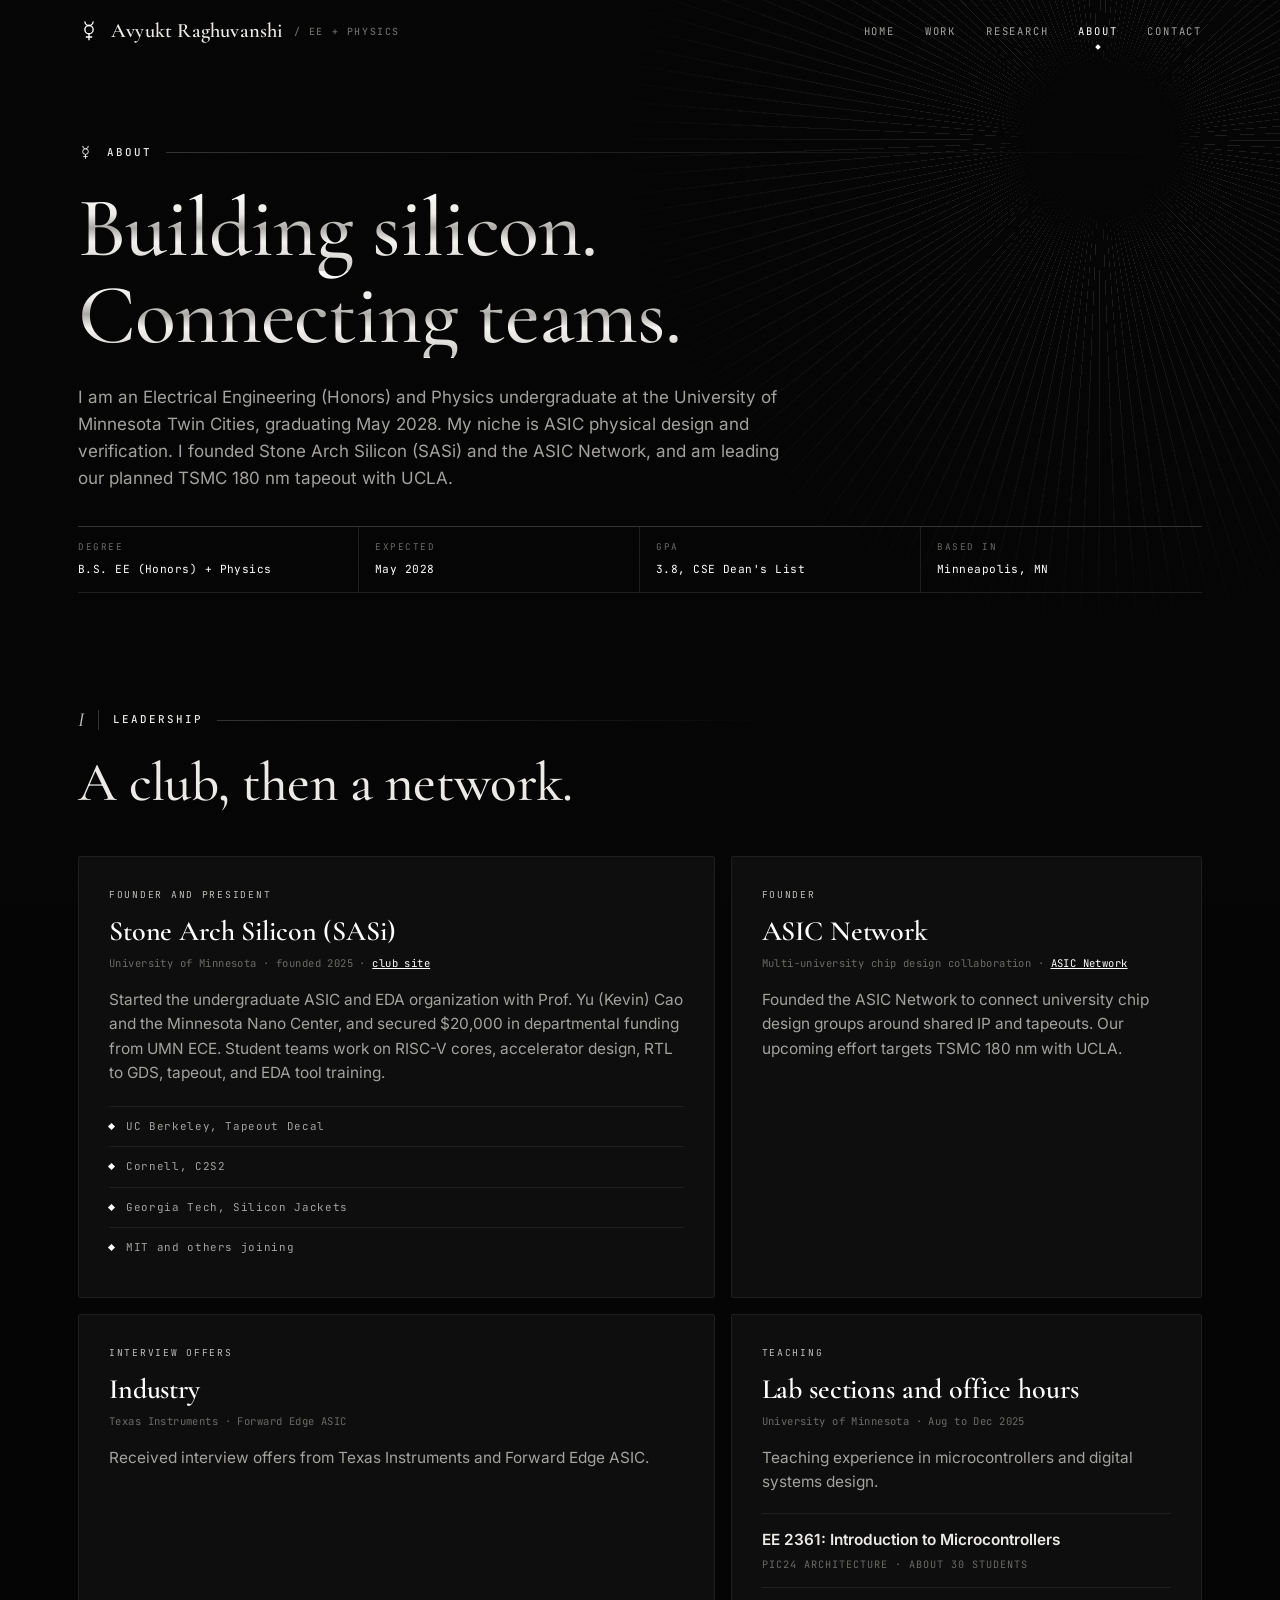
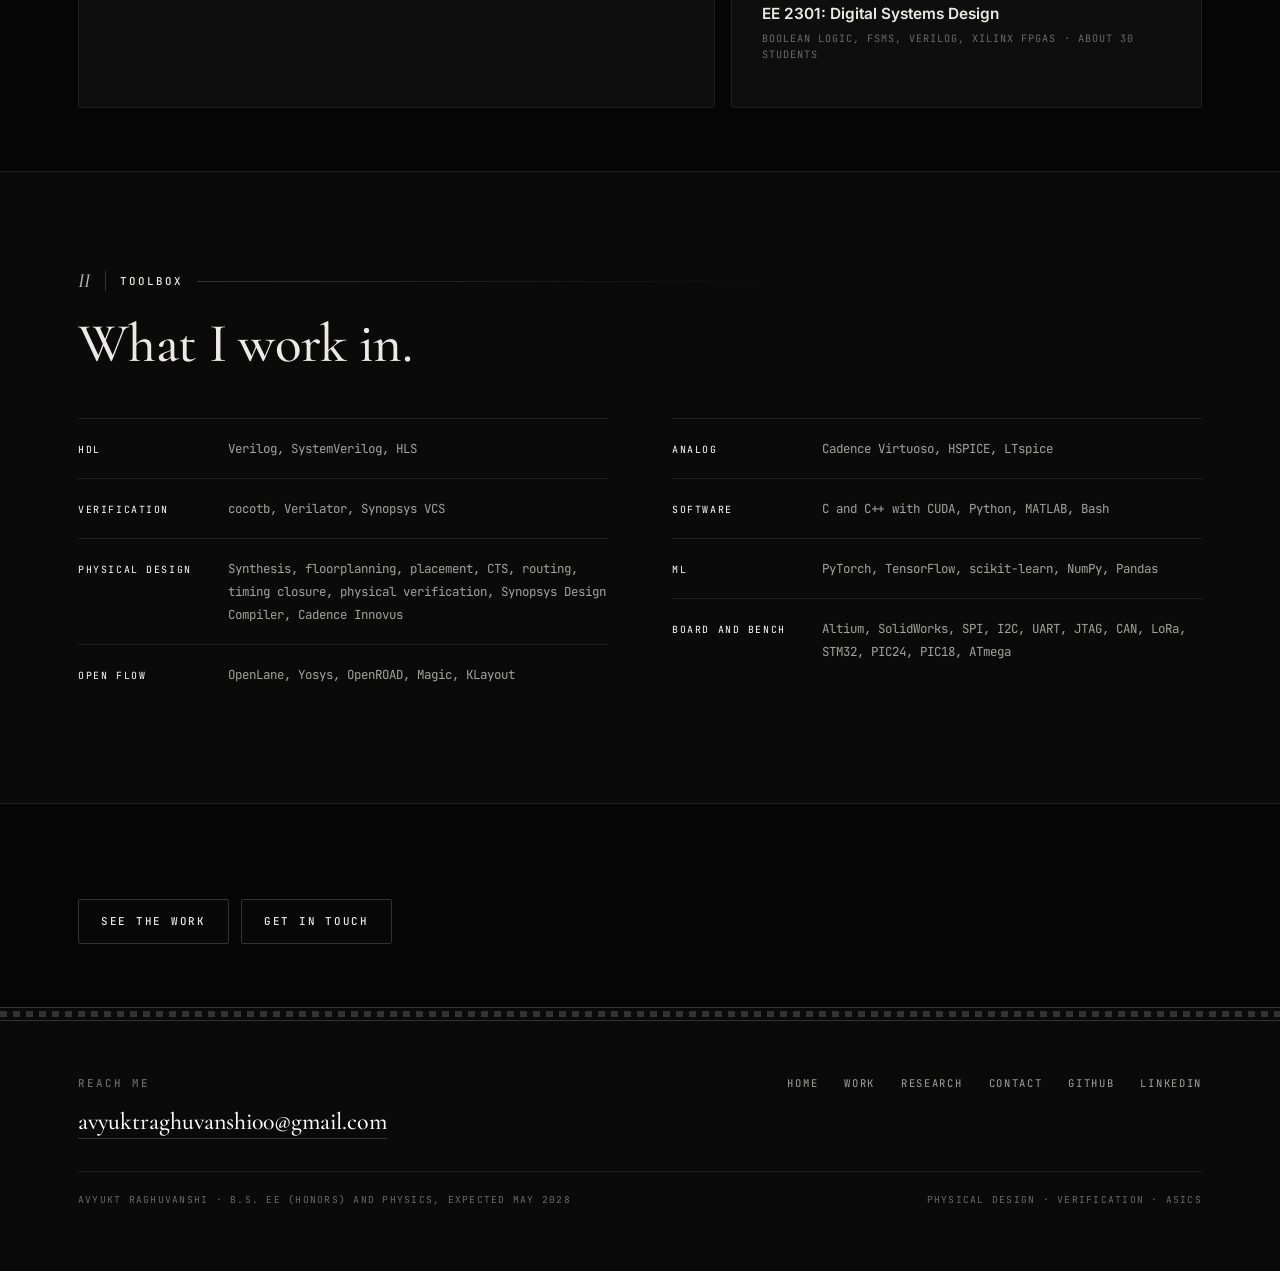
<file: about.html>
<!DOCTYPE html>
<html lang="en">
<head>
<meta charset="utf-8">
<meta name="viewport" content="width=device-width, initial-scale=1">
<title>About · Avyukt Raghuvanshi</title>
<meta name="description" content="Founder and president of Stone Arch Silicon, teaching assistant for microcontrollers and digital systems design, and the tools I work in.">
<meta name="theme-color" content="#050505">
<link rel="canonical" href="https://raghuavy.github.io/about.html">
<meta property="og:type" content="profile">
<meta property="og:site_name" content="Avyukt Raghuvanshi">
<meta property="og:title" content="About · Avyukt Raghuvanshi">
<meta property="og:description" content="Founder and president of Stone Arch Silicon, teaching assistant for microcontrollers and digital systems design, and the tools I work in.">
<meta property="og:url" content="https://raghuavy.github.io/about.html">
<meta property="og:image" content="https://avatars.githubusercontent.com/u/161277871?s=800&amp;v=4">
<meta property="og:image:alt" content="Portrait of Avyukt Raghuvanshi">
<meta name="twitter:card" content="summary">
<link rel="icon" href="data:image/svg+xml,%3Csvg xmlns='http://www.w3.org/2000/svg' viewBox='0 0 32 32'%3E%3Crect width='32' height='32' fill='%23050505'/%3E%3Cg fill='none' stroke='%23ffffff' stroke-width='2'%3E%3Cpath d='M10.5 4a5.5 5.5 0 0 0 11 0'/%3E%3Ccircle cx='16' cy='14.5' r='5.5'/%3E%3Cpath d='M16 20v9M11.5 25h9'/%3E%3C/g%3E%3C/svg%3E">
<link rel="preload" href="assets/fonts/CormorantGaramond-Variable.woff2" as="font" type="font/woff2" crossorigin>
<link rel="preload" href="assets/fonts/Inter-Variable.woff2" as="font" type="font/woff2" crossorigin>
<link rel="stylesheet" href="assets/site.css">
</head>
<body>

<a class="skip" href="#main">Skip to content</a>

<nav class="nav">
  <div class="wrap">
    <a class="nav-mark" href="index.html">Avyukt Raghuvanshi <span>/ EE + Physics</span></a>
    <div class="nav-links">
      <a href="index.html">Home</a>
      <a href="work.html">Work</a>
      <a href="research.html">Research</a>
      <a href="about.html" aria-current="page">About</a>
      <a href="contact.html">Contact</a>
    </div>
  </div>
</nav>

<main id="main">

<header class="phead">
  <div class="wrap">
    <p class="mono eyebrow is-people">About</p>
    <h1>Building silicon. Connecting teams.</h1>
    <p class="lede">
      I am an Electrical Engineering (Honors) and Physics undergraduate at the University of
      Minnesota Twin Cities, graduating May 2028. My niche is ASIC physical design and verification. I founded
      Stone Arch Silicon (SASi) and the ASIC Network, and am leading our planned TSMC 180 nm tapeout with UCLA.
    </p>

    <div class="sheet rise" style="margin-top:34px">
      <div><b>Degree</b><i>B.S. EE (Honors) + Physics</i></div>
      <div><b>Expected</b><i>May 2028</i></div>
      <div><b>GPA</b><i>3.8, CSE Dean's List</i></div>
      <div><b>Based in</b><i>Minneapolis, MN</i></div>
    </div>
  </div>
</header>

  <div id="md-content" data-page="about"></div>

  <section class="section tight">
    <div class="wrap">
      <div class="hero-actions rise">
        <a class="btn" href="work.html">See the work</a>
        <a class="btn" href="contact.html">Get in touch</a>
      </div>
    </div>
  </section>

</main>

<footer class="foot">
  <div class="cornice" aria-hidden="true"></div>
  <div class="wrap">
    <div class="foot-grid">
      <div>
        <p class="mono" style="color:var(--dim);margin-bottom:10px">Reach me</p>
        <a class="foot-mail" href="mailto:avyuktraghuvanshi00@gmail.com">avyuktraghuvanshi00@gmail.com</a>
      </div>
      <div class="foot-nav">
        <a href="index.html">Home</a>
        <a href="work.html">Work</a>
        <a href="research.html">Research</a>
        <a href="contact.html">Contact</a>
        <a href="https://github.com/raghuavy" target="_blank" rel="noopener">GitHub</a>
        <a href="https://linkedin.com/in/raghuavy" target="_blank" rel="noopener">LinkedIn</a>
      </div>
    </div>
    <div class="foot-note">
      <span>Avyukt Raghuvanshi · B.S. EE (Honors) and Physics, expected May 2028</span>
      <span>Physical design · Verification · ASICs</span>
    </div>
  </div>
</footer>

<script src="assets/site.js"></script>
<script src="assets/content.js"></script>
</body>
</html>
</file>
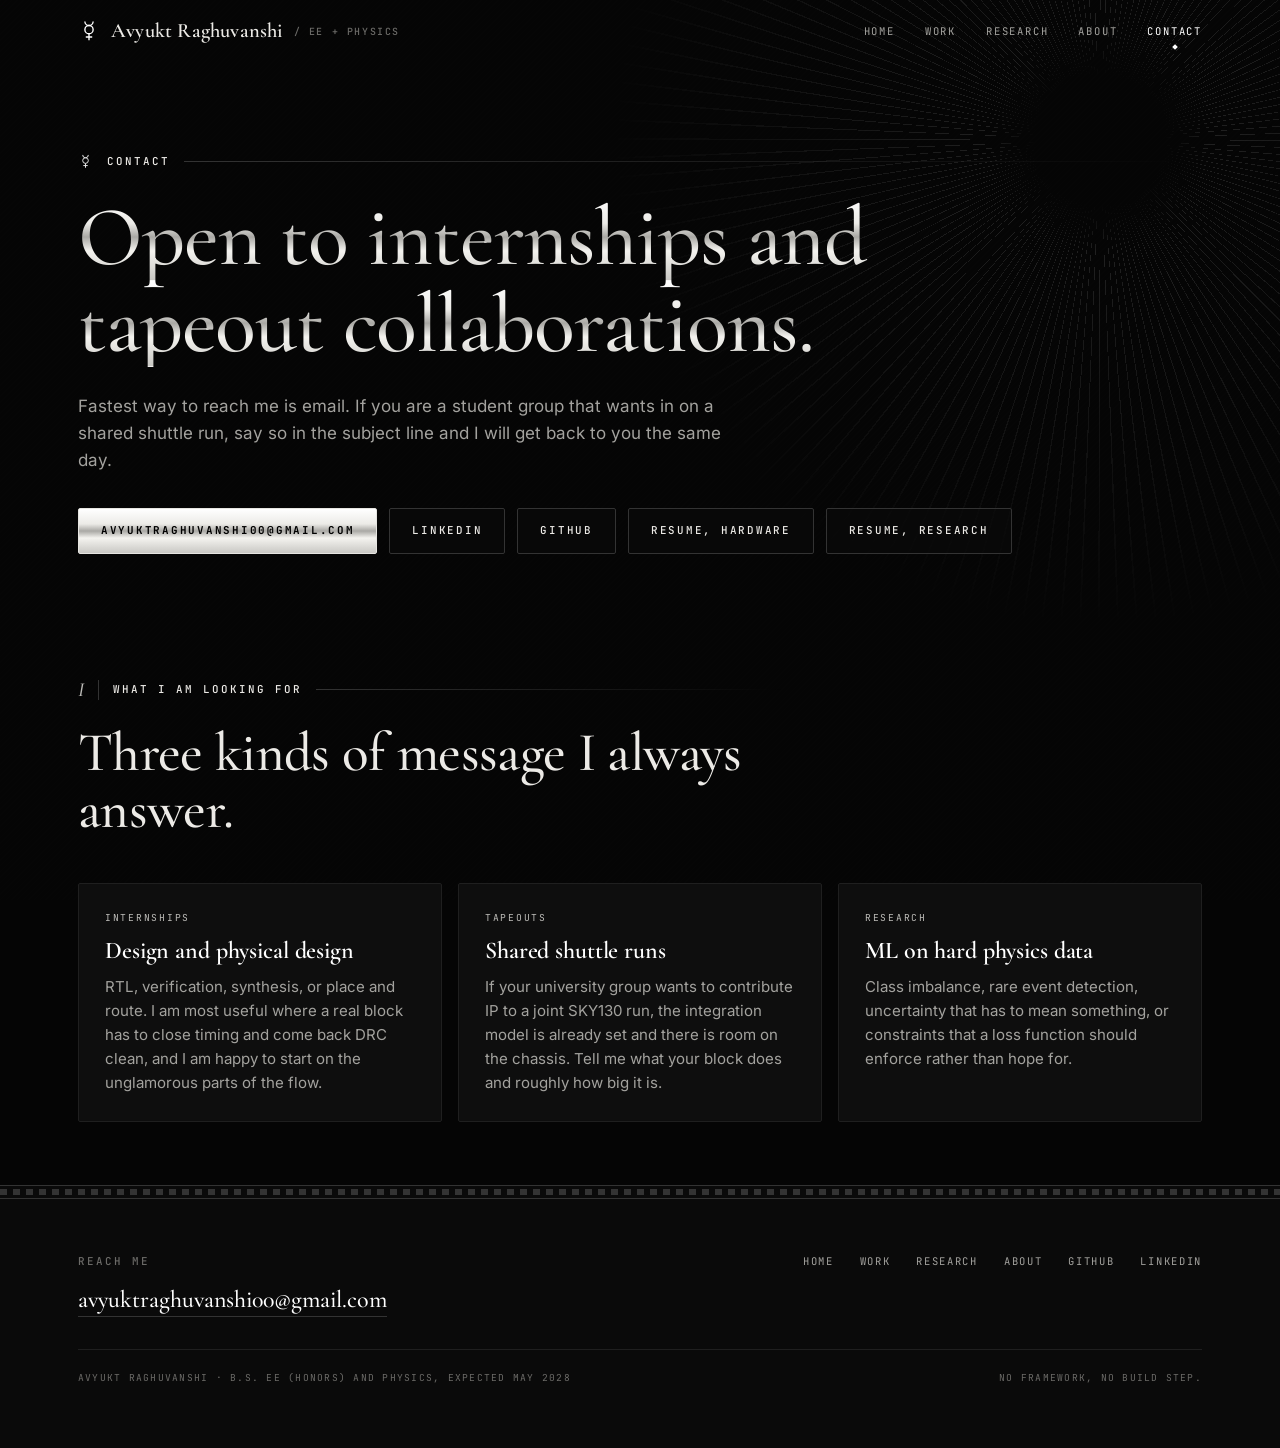
<file: contact.html>
<!DOCTYPE html>
<html lang="en">
<head>
<meta charset="utf-8">
<meta name="viewport" content="width=device-width, initial-scale=1">
<title>Contact · Avyukt Raghuvanshi</title>
<meta name="description" content="Get in touch with Avyukt Raghuvanshi about internships, tapeout collaborations, and research.">
<meta name="theme-color" content="#050505">
<link rel="canonical" href="https://raghuavy.github.io/contact.html">
<meta property="og:type" content="website">
<meta property="og:site_name" content="Avyukt Raghuvanshi">
<meta property="og:title" content="Contact · Avyukt Raghuvanshi">
<meta property="og:description" content="Get in touch with Avyukt Raghuvanshi about internships, tapeout collaborations, and research.">
<meta property="og:url" content="https://raghuavy.github.io/contact.html">
<meta property="og:image" content="https://avatars.githubusercontent.com/u/161277871?s=800&amp;v=4">
<meta property="og:image:alt" content="Portrait of Avyukt Raghuvanshi">
<meta name="twitter:card" content="summary">
<link rel="icon" href="data:image/svg+xml,%3Csvg xmlns='http://www.w3.org/2000/svg' viewBox='0 0 32 32'%3E%3Crect width='32' height='32' fill='%23050505'/%3E%3Cg fill='none' stroke='%23ffffff' stroke-width='2'%3E%3Cpath d='M10.5 4a5.5 5.5 0 0 0 11 0'/%3E%3Ccircle cx='16' cy='14.5' r='5.5'/%3E%3Cpath d='M16 20v9M11.5 25h9'/%3E%3C/g%3E%3C/svg%3E">
<link rel="preload" href="assets/fonts/CormorantGaramond-Variable.woff2" as="font" type="font/woff2" crossorigin>
<link rel="preload" href="assets/fonts/Inter-Variable.woff2" as="font" type="font/woff2" crossorigin>
<link rel="stylesheet" href="assets/site.css">
</head>
<body>

<a class="skip" href="#main">Skip to content</a>

<nav class="nav">
  <div class="wrap">
    <a class="nav-mark" href="index.html">Avyukt Raghuvanshi <span>/ EE + Physics</span></a>
    <div class="nav-links">
      <a href="index.html">Home</a>
      <a href="work.html">Work</a>
      <a href="research.html">Research</a>
      <a href="about.html">About</a>
      <a href="contact.html" aria-current="page">Contact</a>
    </div>
  </div>
</nav>

<main id="main">

<header class="contact-hero">
  <div class="wrap">
    <p class="mono eyebrow is-silicon">Contact</p>
    <h1>Open to internships and tapeout collaborations.</h1>
    <p class="lede">
      Fastest way to reach me is email. If you are a student group that wants in on a shared
      shuttle run, say so in the subject line and I will get back to you the same day.
    </p>
    <div class="contact-links">
      <a class="btn is-primary" href="mailto:avyuktraghuvanshi00@gmail.com">avyuktraghuvanshi00@gmail.com</a>
      <a class="btn" href="https://linkedin.com/in/raghuavy" target="_blank" rel="noopener">LinkedIn</a>
      <a class="btn" href="https://github.com/raghuavy" target="_blank" rel="noopener">GitHub</a>
      <a class="btn" href="Avyukt_Raghuvanshi_Resume_Hardware.pdf">Resume, hardware</a>
      <a class="btn" href="Avyukt_Raghuvanshi_Resume_Software.pdf">Resume, research</a>
    </div>
  </div>
</header>

<section class="section tight">
  <div class="wrap">
    <div class="section-head rise">
      <p class="mono eyebrow">What I am looking for</p>
      <h2>Three kinds of message I always answer.</h2>
    </div>

    <div class="ask">
      <div class="rise">
        <span class="card-tag">Internships</span>
        <h3>Design and physical design</h3>
        <p>
          RTL, verification, synthesis, or place and route. I am most useful where a real
          block has to close timing and come back DRC clean, and I am happy to start on the
          unglamorous parts of the flow.
        </p>
      </div>
      <div class="rise">
        <span class="card-tag">Tapeouts</span>
        <h3>Shared shuttle runs</h3>
        <p>
          If your university group wants to contribute IP to a joint SKY130 run, the
          integration model is already set and there is room on the chassis. Tell me what
          your block does and roughly how big it is.
        </p>
      </div>
      <div class="rise">
        <span class="card-tag">Research</span>
        <h3>ML on hard physics data</h3>
        <p>
          Class imbalance, rare event detection, uncertainty that has to mean something, or
          constraints that a loss function should enforce rather than hope for.
        </p>
      </div>
    </div>
  </div>
</section>

</main>

<footer class="foot">
  <div class="cornice" aria-hidden="true"></div>
  <div class="wrap">
    <div class="foot-grid">
      <div>
        <p class="mono" style="color:var(--dim);margin-bottom:10px">Reach me</p>
        <a class="foot-mail" href="mailto:avyuktraghuvanshi00@gmail.com">avyuktraghuvanshi00@gmail.com</a>
      </div>
      <div class="foot-nav">
        <a href="index.html">Home</a>
        <a href="work.html">Work</a>
        <a href="research.html">Research</a>
        <a href="about.html">About</a>
        <a href="https://github.com/raghuavy" target="_blank" rel="noopener">GitHub</a>
        <a href="https://linkedin.com/in/raghuavy" target="_blank" rel="noopener">LinkedIn</a>
      </div>
    </div>
    <div class="foot-note">
      <span>Avyukt Raghuvanshi · B.S. EE (Honors) and Physics, expected May 2028</span>
      <span>No framework, no build step.</span>
    </div>
  </div>
</footer>

<script src="assets/site.js"></script>
</body>
</html>
</file>
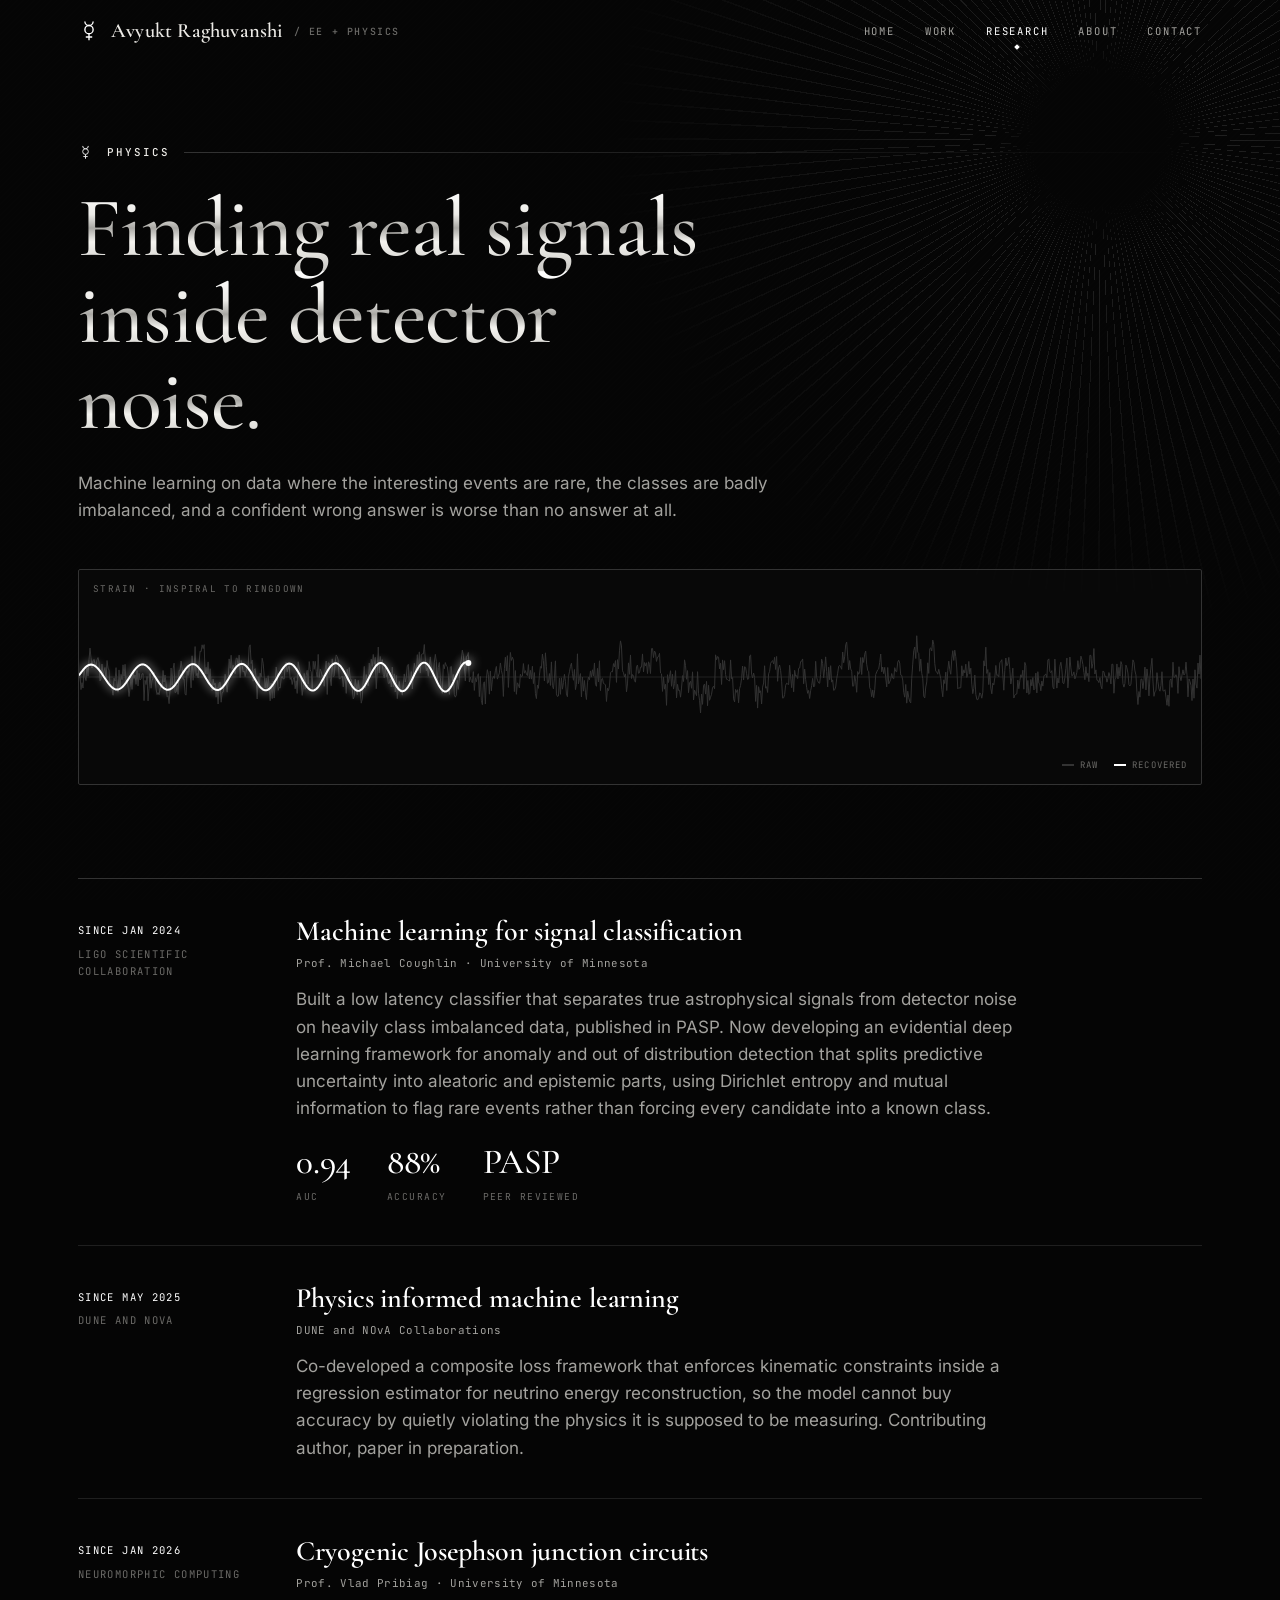
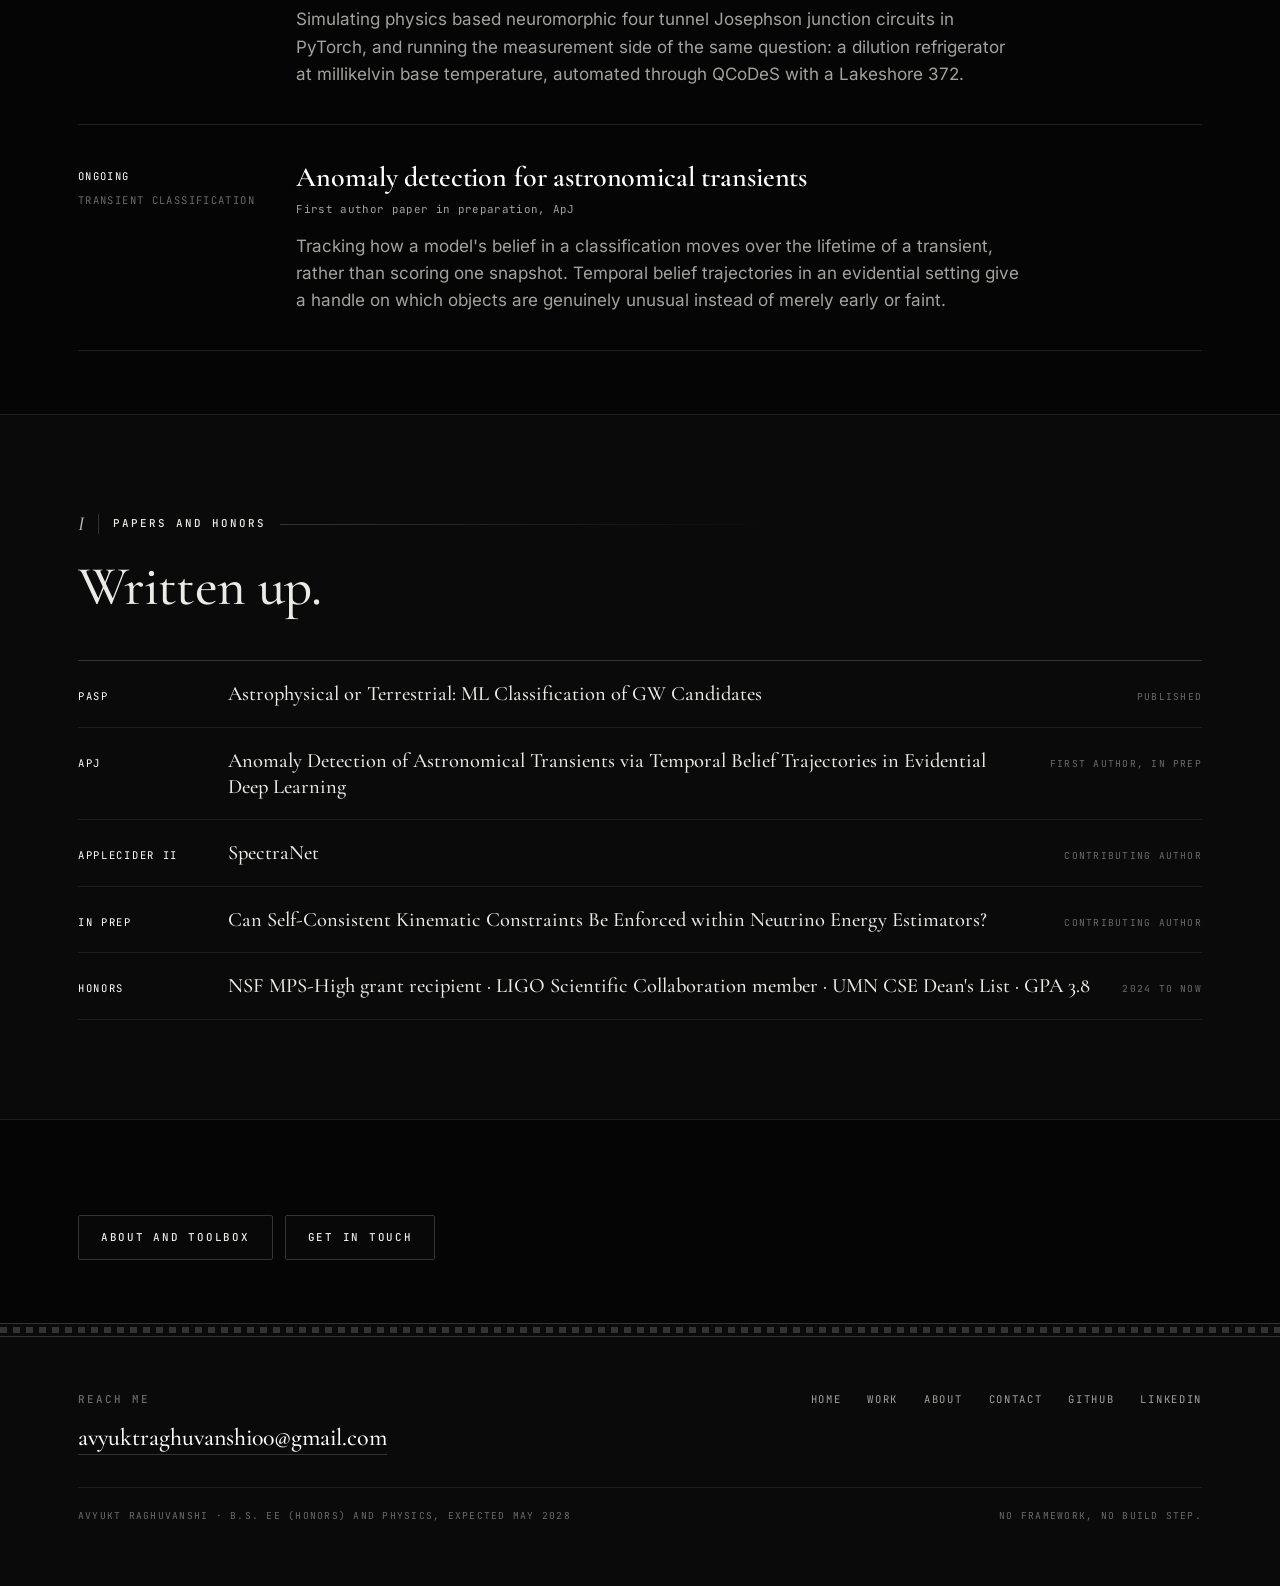
<file: research.html>
<!DOCTYPE html>
<html lang="en">
<head>
<meta charset="utf-8">
<meta name="viewport" content="width=device-width, initial-scale=1">
<title>Research · Avyukt Raghuvanshi</title>
<meta name="description" content="Machine learning for gravitational wave classification with LIGO, physics informed energy reconstruction for DUNE and NOvA, and cryogenic neuromorphic circuit work.">
<meta name="theme-color" content="#050505">
<link rel="canonical" href="https://raghuavy.github.io/research.html">
<meta property="og:type" content="website">
<meta property="og:site_name" content="Avyukt Raghuvanshi">
<meta property="og:title" content="Research · Avyukt Raghuvanshi">
<meta property="og:description" content="Machine learning for gravitational wave classification with LIGO, physics informed energy reconstruction for DUNE and NOvA, and cryogenic neuromorphic circuit work.">
<meta property="og:url" content="https://raghuavy.github.io/research.html">
<meta property="og:image" content="https://avatars.githubusercontent.com/u/161277871?s=800&amp;v=4">
<meta property="og:image:alt" content="Portrait of Avyukt Raghuvanshi">
<meta name="twitter:card" content="summary">
<link rel="icon" href="data:image/svg+xml,%3Csvg xmlns='http://www.w3.org/2000/svg' viewBox='0 0 32 32'%3E%3Crect width='32' height='32' fill='%23050505'/%3E%3Cg fill='none' stroke='%23ffffff' stroke-width='2'%3E%3Cpath d='M10.5 4a5.5 5.5 0 0 0 11 0'/%3E%3Ccircle cx='16' cy='14.5' r='5.5'/%3E%3Cpath d='M16 20v9M11.5 25h9'/%3E%3C/g%3E%3C/svg%3E">
<link rel="preload" href="assets/fonts/CormorantGaramond-Variable.woff2" as="font" type="font/woff2" crossorigin>
<link rel="preload" href="assets/fonts/Inter-Variable.woff2" as="font" type="font/woff2" crossorigin>
<link rel="stylesheet" href="assets/site.css">
</head>
<body>

<a class="skip" href="#main">Skip to content</a>

<nav class="nav">
  <div class="wrap">
    <a class="nav-mark" href="index.html">Avyukt Raghuvanshi <span>/ EE + Physics</span></a>
    <div class="nav-links">
      <a href="index.html">Home</a>
      <a href="work.html">Work</a>
      <a href="research.html" aria-current="page">Research</a>
      <a href="about.html">About</a>
      <a href="contact.html">Contact</a>
    </div>
  </div>
</nav>

<main id="main">

<header class="phead">
  <div class="wrap">
    <p class="mono eyebrow is-research">Physics</p>
    <h1>Finding real signals inside detector noise.</h1>
    <p class="lede">
      Machine learning on data where the interesting events are rare, the classes are
      badly imbalanced, and a confident wrong answer is worse than no answer at all.
    </p>

    <div class="chirp-band rise">
      <div class="chirp-wrap">
        <canvas id="chirp-canvas" aria-label="A gravitational wave chirp being recovered from a noisy strain trace"></canvas>
        <p class="chirp-label">Strain · inspiral to ringdown</p>
        <div class="chirp-key">
          <span><i style="background:var(--line-2)"></i>raw</span>
          <span><i style="background:var(--acid)"></i>recovered</span>
        </div>
      </div>
    </div>
  </div>
</header>

  <div id="md-content" data-page="research"></div>

  <section class="section tight">
    <div class="wrap">
      <div class="hero-actions rise">
        <a class="btn" href="about.html">About and toolbox</a>
        <a class="btn" href="contact.html">Get in touch</a>
      </div>
    </div>
  </section>

</main>

<footer class="foot">
  <div class="cornice" aria-hidden="true"></div>
  <div class="wrap">
    <div class="foot-grid">
      <div>
        <p class="mono" style="color:var(--dim);margin-bottom:10px">Reach me</p>
        <a class="foot-mail" href="mailto:avyuktraghuvanshi00@gmail.com">avyuktraghuvanshi00@gmail.com</a>
      </div>
      <div class="foot-nav">
        <a href="index.html">Home</a>
        <a href="work.html">Work</a>
        <a href="about.html">About</a>
        <a href="contact.html">Contact</a>
        <a href="https://github.com/raghuavy" target="_blank" rel="noopener">GitHub</a>
        <a href="https://linkedin.com/in/raghuavy" target="_blank" rel="noopener">LinkedIn</a>
      </div>
    </div>
    <div class="foot-note">
      <span>Avyukt Raghuvanshi · B.S. EE (Honors) and Physics, expected May 2028</span>
      <span>No framework, no build step.</span>
    </div>
  </div>
</footer>

<script src="assets/site.js"></script>
<script src="assets/content.js"></script>
<script src="assets/chirp.js"></script>
</body>
</html>
</file>
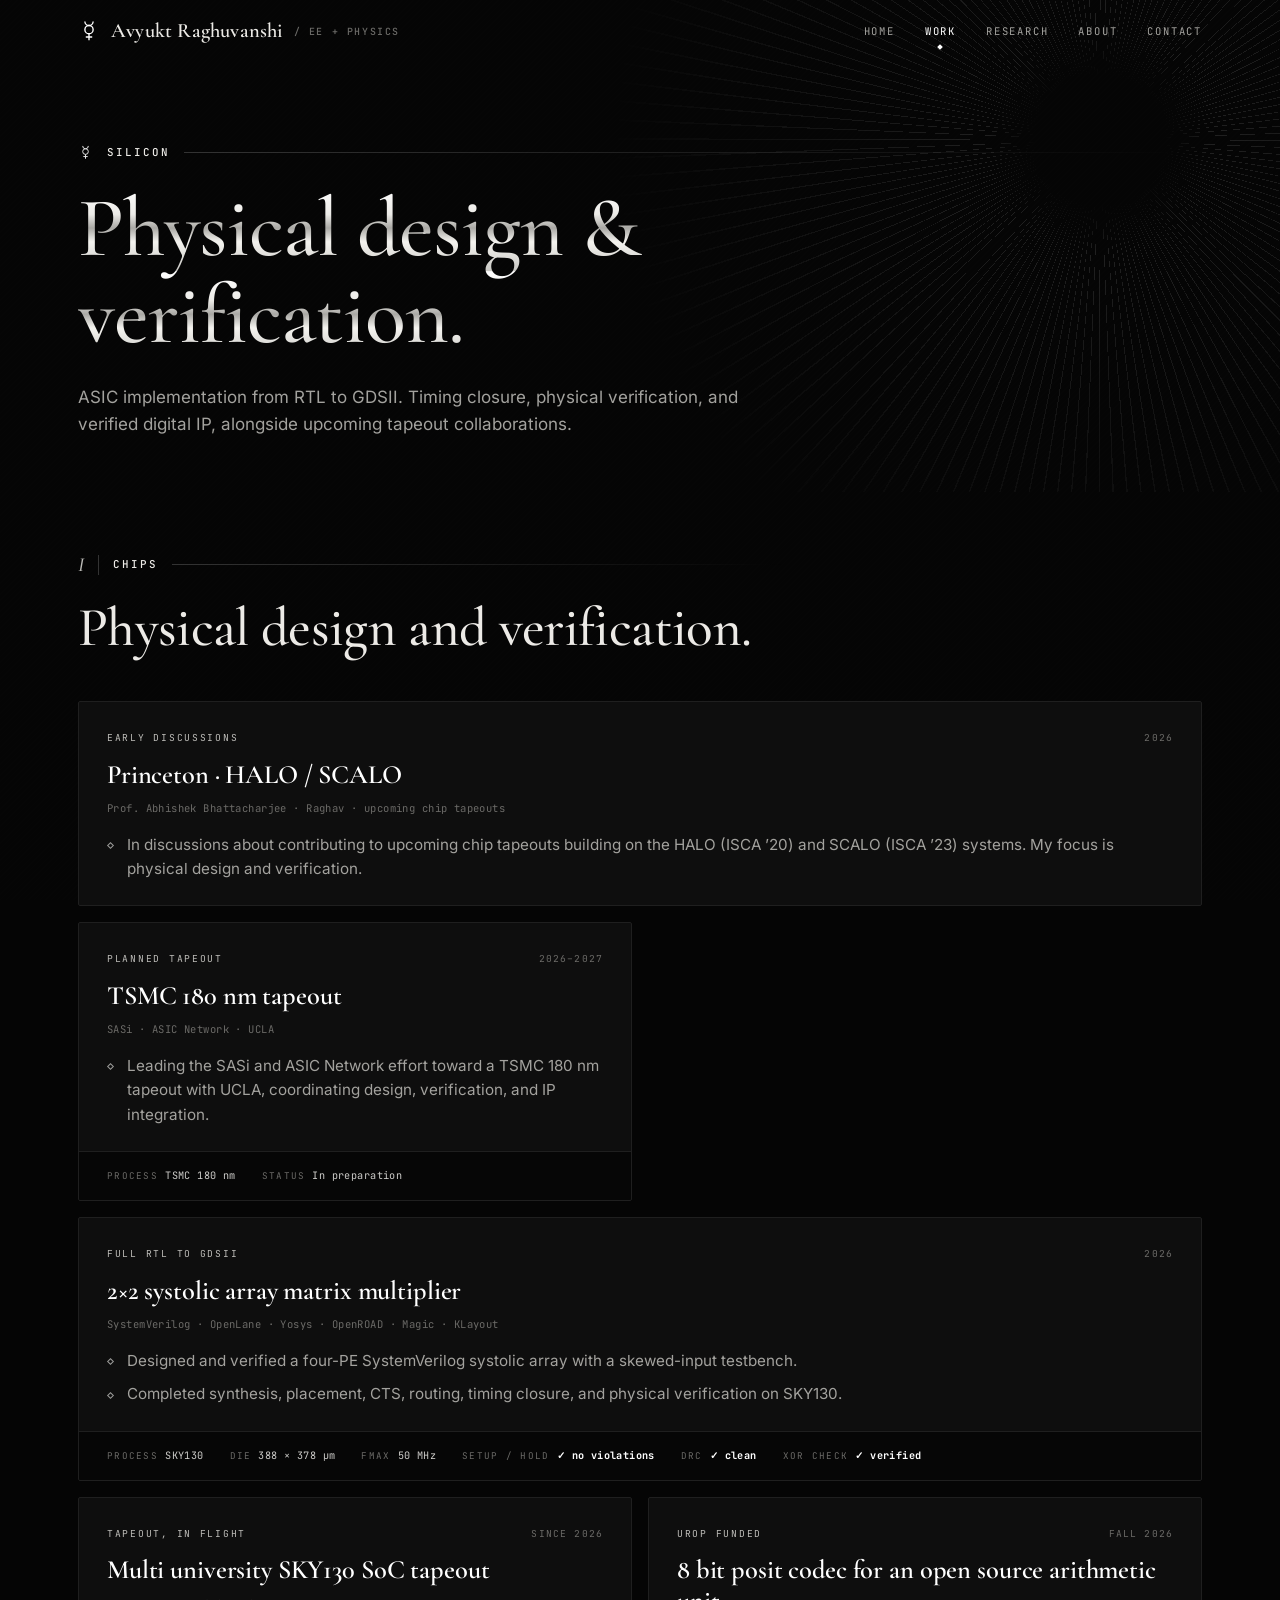
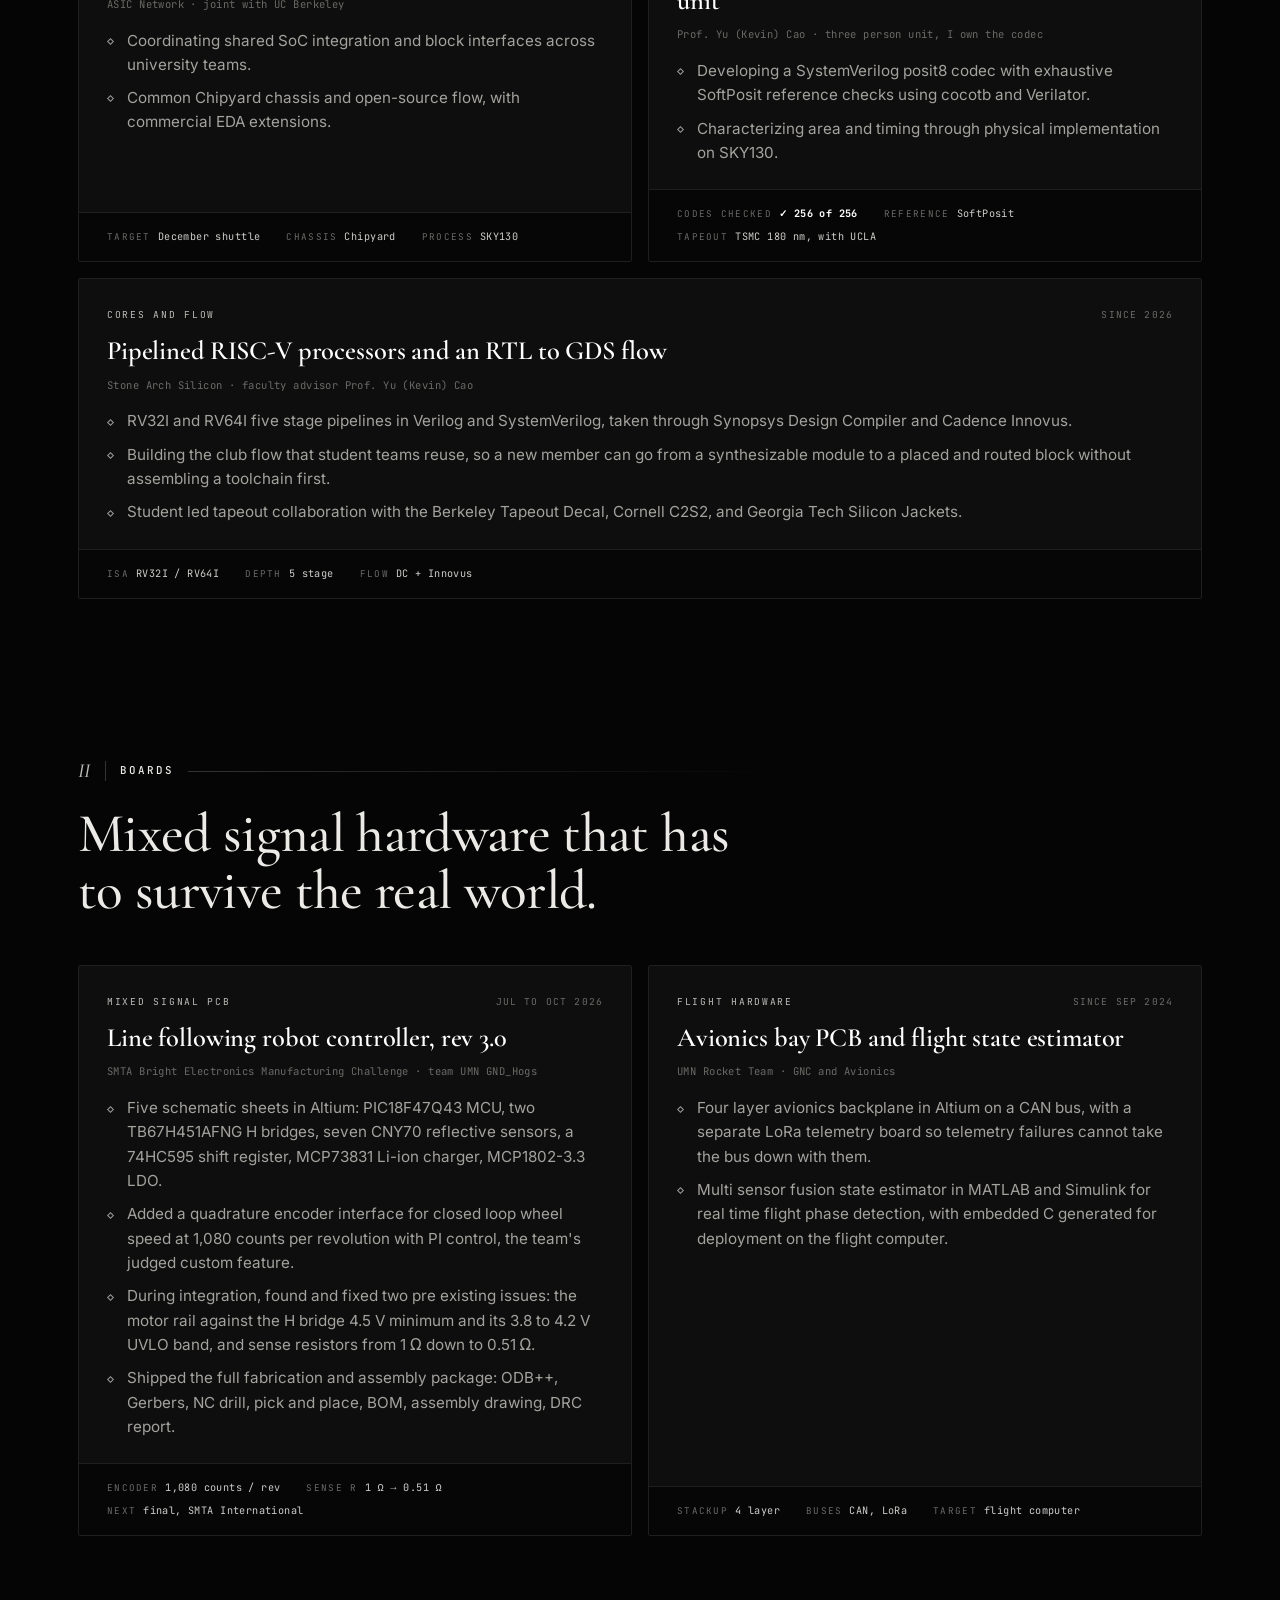
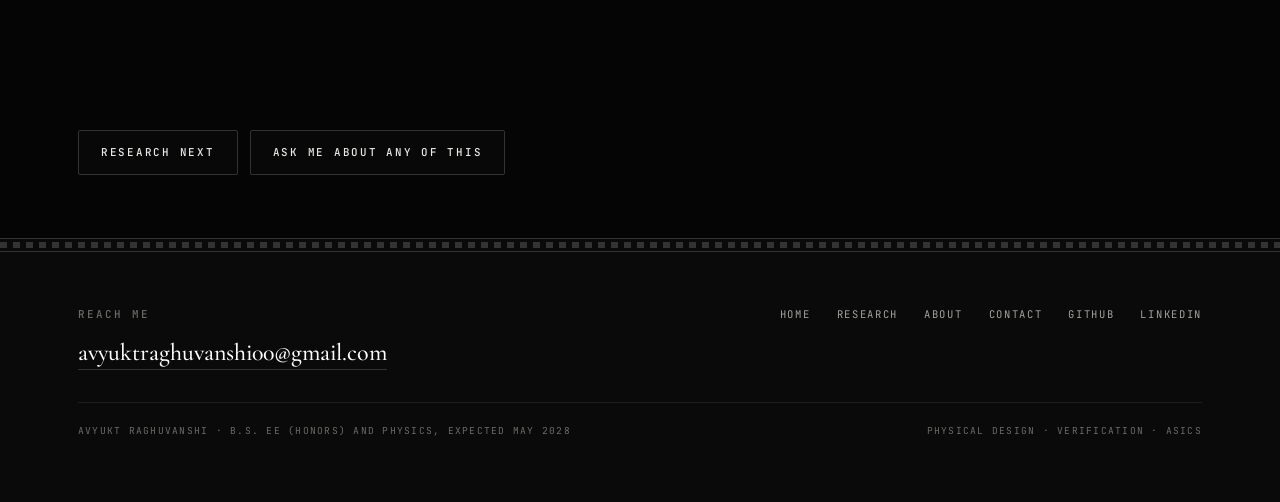
<file: work.html>
<!DOCTYPE html>
<html lang="en">
<head>
<meta charset="utf-8">
<meta name="viewport" content="width=device-width, initial-scale=1">
<title>Work · Avyukt Raghuvanshi</title>
<meta name="description" content="Digital and physical design projects: a hardened SKY130 systolic array, a multi university SoC tapeout, an 8 bit posit codec, RISC-V pipelines, and mixed signal boards.">
<meta name="theme-color" content="#050505">
<link rel="canonical" href="https://raghuavy.github.io/work.html">
<meta property="og:type" content="website">
<meta property="og:site_name" content="Avyukt Raghuvanshi">
<meta property="og:title" content="Work · Avyukt Raghuvanshi">
<meta property="og:description" content="Digital and physical design projects: a hardened SKY130 systolic array, a multi university SoC tapeout, an 8 bit posit codec, RISC-V pipelines, and mixed signal boards.">
<meta property="og:url" content="https://raghuavy.github.io/work.html">
<meta property="og:image" content="https://avatars.githubusercontent.com/u/161277871?s=800&amp;v=4">
<meta property="og:image:alt" content="Portrait of Avyukt Raghuvanshi">
<meta name="twitter:card" content="summary">
<link rel="icon" href="data:image/svg+xml,%3Csvg xmlns='http://www.w3.org/2000/svg' viewBox='0 0 32 32'%3E%3Crect width='32' height='32' fill='%23050505'/%3E%3Cg fill='none' stroke='%23ffffff' stroke-width='2'%3E%3Cpath d='M10.5 4a5.5 5.5 0 0 0 11 0'/%3E%3Ccircle cx='16' cy='14.5' r='5.5'/%3E%3Cpath d='M16 20v9M11.5 25h9'/%3E%3C/g%3E%3C/svg%3E">
<link rel="preload" href="assets/fonts/CormorantGaramond-Variable.woff2" as="font" type="font/woff2" crossorigin>
<link rel="preload" href="assets/fonts/Inter-Variable.woff2" as="font" type="font/woff2" crossorigin>
<link rel="stylesheet" href="assets/site.css">
</head>
<body>

<a class="skip" href="#main">Skip to content</a>

<nav class="nav">
  <div class="wrap">
    <a class="nav-mark" href="index.html">Avyukt Raghuvanshi <span>/ EE + Physics</span></a>
    <div class="nav-links">
      <a href="index.html">Home</a>
      <a href="work.html" aria-current="page">Work</a>
      <a href="research.html">Research</a>
      <a href="about.html">About</a>
      <a href="contact.html">Contact</a>
    </div>
  </div>
</nav>

<main id="main">

<header class="phead">
  <div class="wrap">
    <p class="mono eyebrow is-silicon">Silicon</p>
    <h1>Physical design &amp; verification.</h1>
    <p class="lede">
      ASIC implementation from RTL to GDSII. Timing closure, physical verification,
      and verified digital IP, alongside upcoming tapeout collaborations.
    </p>
  </div>
</header>

  <div id="md-content" data-page="work"></div>

  <section class="section tight">
    <div class="wrap">
      <div class="hero-actions rise">
        <a class="btn" href="research.html">Research next</a>
        <a class="btn" href="contact.html">Ask me about any of this</a>
      </div>
    </div>
  </section>

</main>

<footer class="foot">
  <div class="cornice" aria-hidden="true"></div>
  <div class="wrap">
    <div class="foot-grid">
      <div>
        <p class="mono" style="color:var(--dim);margin-bottom:10px">Reach me</p>
        <a class="foot-mail" href="mailto:avyuktraghuvanshi00@gmail.com">avyuktraghuvanshi00@gmail.com</a>
      </div>
      <div class="foot-nav">
        <a href="index.html">Home</a>
        <a href="research.html">Research</a>
        <a href="about.html">About</a>
        <a href="contact.html">Contact</a>
        <a href="https://github.com/raghuavy" target="_blank" rel="noopener">GitHub</a>
        <a href="https://linkedin.com/in/raghuavy" target="_blank" rel="noopener">LinkedIn</a>
      </div>
    </div>
    <div class="foot-note">
      <span>Avyukt Raghuvanshi · B.S. EE (Honors) and Physics, expected May 2028</span>
      <span>Physical design · Verification · ASICs</span>
    </div>
  </div>
</footer>

<script src="assets/site.js"></script>
<script src="assets/content.js"></script>
</body>
</html>
</file>
<file: assets/site.css>
/* ==========================================================================
   Avyukt Raghuvanshi: shared styles, Hermes theme

   Fully monochrome: black, white, and silver, like an engraving of a statue
   in polished metal. Cormorant Garamond carries the display type, Inter the
   body, JetBrains Mono anything that behaves like data. Thin radiating rays,
   Roman numerals, and a cornice rule are the ornaments.

   With no colour to lean on, meaning is carried by brightness and marks:
   ordinary text is grey, measured values are near white, and the things that
   matter (live state, results that passed) are pure white and get a mark.
   The --acid names are kept from the green version because the scripts read
   them; they are now a silver ladder.
   ========================================================================== */

@view-transition { navigation: auto; }

@font-face{font-family:"Cormorant Garamond";src:url("fonts/CormorantGaramond-Variable.woff2") format("woff2-variations"),url("fonts/CormorantGaramond-Variable.woff2") format("woff2");font-weight:300 700;font-style:normal;font-display:swap}
@font-face{font-family:"Cormorant Garamond";src:url("fonts/CormorantGaramond-Italic-Variable.woff2") format("woff2-variations"),url("fonts/CormorantGaramond-Italic-Variable.woff2") format("woff2");font-weight:300 700;font-style:italic;font-display:swap}
@font-face{font-family:"Inter";src:url("fonts/Inter-Variable.woff2") format("woff2-variations"),url("fonts/Inter-Variable.woff2") format("woff2");font-weight:100 900;font-style:normal;font-display:swap}
@font-face{font-family:"JetBrains Mono";src:url("fonts/JetBrainsMono-Variable.woff2") format("woff2-variations"),url("fonts/JetBrainsMono-Variable.woff2") format("woff2");font-weight:100 800;font-style:normal;font-display:swap}

:root{
  --bg:#050505;
  --panel:#0a0a0a;
  --card:#0e0e0e;
  --card-2:#141414;
  --line:#1f1f1f;
  --line-2:#333333;
  --text:#eceae6;
  --sub:#a3a29e;
  --dim:#6b6a67;

  /* the silver ladder (named --acid for the scripts that read it) */
  --acid:#ffffff;
  --acid-hi:#ffffff;
  --acid-mid:#9a9a98;
  --acid-low:#4a4a48;
  --acid-glow:rgba(255,255,255,.12);
  --silver:#bdbcb8;
  --metal:linear-gradient(180deg,#ffffff 0%,#ecebe7 34%,#a9a8a4 50%,#f4f3ef 66%,#c9c8c4 100%);

  --display:"Cormorant Garamond","Cormorant",Garamond,"Times New Roman",serif;
  --body:"Inter",system-ui,sans-serif;
  --mono:"JetBrains Mono",ui-monospace,monospace;

  --gutter:clamp(20px,4vw,48px);
  --maxw:1220px;
  --pad-section:clamp(84px,11vh,132px);
  --r:2px;
  --ease:cubic-bezier(.22,.61,.36,1);
}

*,*::before,*::after{box-sizing:border-box}
html{scroll-behavior:smooth;-webkit-text-size-adjust:100%;background:var(--bg)}
body{
  margin:0;background:var(--bg);color:var(--text);
  font-family:var(--body);font-size:17px;line-height:1.6;
  -webkit-font-smoothing:antialiased;overflow-x:hidden;
}
/* fine engraving grain over the whole page */
body::before{
  content:"";position:fixed;inset:0;pointer-events:none;z-index:0;opacity:.5;
  background-image:repeating-linear-gradient(135deg,rgba(255,255,255,.018) 0 1px,transparent 1px 4px);
}
a{color:inherit}
p{margin:0}
:focus-visible{outline:1px solid var(--acid);outline-offset:4px}
::selection{background:#fff;color:#000}

.wrap{width:100%;max-width:var(--maxw);margin-inline:auto;padding-inline:var(--gutter);position:relative;z-index:1}
.skip{position:absolute;left:-9999px}
.skip:focus{left:var(--gutter);top:10px;z-index:99;background:#fff;color:#000;padding:8px 14px;font-family:var(--mono);font-size:.7rem}

/* ---------- type ---------- */
h1,h2,h3{font-family:var(--display);font-weight:500;letter-spacing:-.012em;line-height:1.02;margin:0}
h1{font-size:clamp(2.9rem,6.6vw,5.6rem)}
h2{font-size:clamp(2.2rem,4.3vw,3.5rem);line-height:1.04}
h3{font-size:1.5rem;font-weight:600;letter-spacing:-.005em;line-height:1.15}
h1 em,h2 em{font-style:italic;font-weight:500}
/* polished silver for the big titles, the same sheen on every line */
.hero h1,.phead h1,.contact-hero h1{background:var(--metal);background-size:100% 1.02em;background-size:100% 1lh;-webkit-background-clip:text;background-clip:text;color:transparent}
.mono{font-family:var(--mono);font-size:.68rem;letter-spacing:.18em;text-transform:uppercase;font-weight:500}
.lede{color:var(--sub);font-size:1.06rem;max-width:60ch}

/* eyebrows: a Roman numeral for each section on the page, then the label and a hairline */
main{counter-reset:sec}
.eyebrow{display:flex;align-items:center;gap:14px;color:var(--text);margin-bottom:24px}
.eyebrow::after{content:"";height:1px;flex:1;background:linear-gradient(to right,var(--line-2),transparent)}
.section-head .eyebrow::before{
  counter-increment:sec;content:counter(sec,upper-roman);
  font-family:var(--display);font-style:italic;font-size:1.25rem;letter-spacing:.02em;text-transform:none;
  color:var(--silver);padding-right:14px;border-right:1px solid var(--line-2);line-height:1;
}
.phead .eyebrow::before,.contact-hero .eyebrow::before,.hero .eyebrow::before{
  content:"";width:15px;height:15px;flex:none;opacity:.9;
  background:url("data:image/svg+xml,%3Csvg xmlns='http://www.w3.org/2000/svg' viewBox='0 0 24 24' fill='none' stroke='%23ffffff' stroke-width='1.6'%3E%3Cpath d='M7.5 1.5a4.5 4.5 0 0 0 9 0'/%3E%3Ccircle cx='12' cy='10.5' r='4.5'/%3E%3Cpath d='M12 15v7M8.5 18.5h7'/%3E%3C/svg%3E") center/contain no-repeat;
}
.eyebrow.is-silicon,.eyebrow.is-research,.eyebrow.is-people{color:var(--text)}

/* ---------- nav ---------- */
.nav{
  position:fixed;top:0;left:0;right:0;z-index:60;height:64px;display:flex;align-items:center;
  border-bottom:1px solid transparent;
  transition:background .3s var(--ease),border-color .3s var(--ease);
}
.nav.is-stuck{background:rgba(5,5,5,.84);backdrop-filter:blur(14px);-webkit-backdrop-filter:blur(14px);border-bottom-color:var(--line)}
.nav .wrap{display:flex;align-items:center;justify-content:space-between;gap:20px}
.nav-mark{display:inline-flex;align-items:center;gap:11px;font-family:var(--display);font-size:1.28rem;font-weight:600;letter-spacing:.01em;text-decoration:none;white-space:nowrap}
.nav-mark::before{
  content:"";width:22px;height:22px;flex:none;
  background:url("data:image/svg+xml,%3Csvg xmlns='http://www.w3.org/2000/svg' viewBox='0 0 24 24' fill='none' stroke='%23ffffff' stroke-width='1.5'%3E%3Cpath d='M7.5 1.5a4.5 4.5 0 0 0 9 0'/%3E%3Ccircle cx='12' cy='10.5' r='4.5'/%3E%3Cpath d='M12 15v7M8.5 18.5h7'/%3E%3C/svg%3E") center/contain no-repeat;
}
.nav-mark span{font-family:var(--mono);font-size:.62rem;font-weight:500;letter-spacing:.16em;text-transform:uppercase;color:var(--dim)}
.nav-links{display:flex;align-items:center;gap:clamp(14px,2.4vw,30px)}
.nav-links a{
  position:relative;font-family:var(--mono);font-size:.66rem;letter-spacing:.17em;text-transform:uppercase;
  color:var(--sub);text-decoration:none;padding-block:6px;transition:color .2s;
}
.nav-links a:hover{color:#fff}
.nav-links a[aria-current="page"]{color:#fff}
.nav-links a[aria-current="page"]::after{content:"";position:absolute;left:50%;bottom:-3px;width:4px;height:4px;translate:-50% 0;rotate:45deg;background:#fff}
@media(max-width:820px){
  .nav-mark span{display:none}
  .nav-links{gap:16px}
}
@media(max-width:640px){
  .nav-links{gap:12px}
  .nav-links a{font-size:.6rem;letter-spacing:.1em}
  .nav-mark{font-size:0;gap:0}
  .nav-mark::before{width:26px;height:26px}
}

/* ---------- buttons ---------- */
.btn{
  position:relative;overflow:hidden;display:inline-flex;align-items:center;gap:9px;padding:13px 22px;border-radius:var(--r);
  text-decoration:none;font-family:var(--mono);font-size:.68rem;letter-spacing:.16em;
  text-transform:uppercase;font-weight:500;border:1px solid var(--line-2);color:var(--text);background:rgba(10,10,10,.6);
  transition:border-color .25s,color .25s,background .25s;
}
.btn::after{content:"";position:absolute;inset:0;background:linear-gradient(110deg,transparent 30%,rgba(255,255,255,.16) 48%,transparent 66%);transform:translateX(-120%);transition:transform .8s var(--ease)}
.btn:hover{border-color:#fff;color:#fff}
.btn:hover::after{transform:translateX(120%)}
.btn.is-primary{background:var(--metal);color:#000;border-color:#e6e5e1;font-weight:700}
.btn.is-primary::after{background:linear-gradient(110deg,transparent 30%,rgba(255,255,255,.75) 48%,transparent 66%)}
.btn.is-primary:hover{color:#000;border-color:#fff}

/* ---------- inner page headers: a sunburst of engraved rays behind the title ---------- */
.phead,.contact-hero{position:relative;overflow:hidden}
.phead{padding-top:clamp(120px,16vh,176px);padding-bottom:clamp(44px,6vh,76px)}
.phead::before,.contact-hero::before{
  content:"";position:absolute;width:1400px;height:1400px;right:-520px;top:-560px;z-index:0;pointer-events:none;
  background:repeating-conic-gradient(from 0deg,rgba(255,255,255,.11) 0deg .22deg,transparent .22deg 2.25deg);
  -webkit-mask-image:radial-gradient(closest-side,transparent 9%,#000 16%,rgba(0,0,0,.5) 42%,transparent 72%);
  mask-image:radial-gradient(closest-side,transparent 9%,#000 16%,rgba(0,0,0,.5) 42%,transparent 72%);
  animation:turn 240s linear infinite;
}
@keyframes turn{to{rotate:360deg}}
.phead h1{margin-bottom:26px;max-width:16ch}
.phead .lede{max-width:64ch}

/* ---------- sections ---------- */
.section{padding-block:var(--pad-section);position:relative}
.section.alt{background:var(--panel);border-block:1px solid var(--line)}
.section.tight{padding-block:clamp(54px,7vh,86px)}
.section-head{max-width:64ch;margin-bottom:clamp(34px,5vh,56px)}
.section-head .lede{margin-top:18px}
/* a cornice rule: dentils between two hairlines */
.cornice{height:14px;border-top:1px solid var(--line-2);border-bottom:1px solid var(--line-2);background:repeating-linear-gradient(90deg,var(--line-2) 0 7px,transparent 7px 13px) 0 3px/100% 6px no-repeat}

/* ---------- home hero: a full screen stage ----------
   The engraving is fixed to the viewport and clipped to the hero (clip-path), so the
   page scrolls up over it like a film behind glass. hero.js renders it live in WebGL
   and adds .is-live once the first frame is up; until then, and wherever WebGL is
   missing, the still underneath plays the older CSS motion: a slow drift, a glint of
   light across the metal, and a flare of the lightning. The text sits at the bottom on
   a shade that travels with it, so it reads over any frame. */
.hero{position:relative;isolation:isolate;clip-path:inset(0);min-height:100vh;min-height:100svh;display:flex;flex-direction:column;justify-content:flex-end;padding:calc(64px + 6vh) 0 clamp(26px,4.5vh,48px)}
/* the section after the hero is opaque, so it covers the art even if a browser drops the
   clip for a moment (iOS can, after a rotation; hero.js nudges it back) */
.hero + .section{background:var(--bg)}
.hero-art{position:fixed;left:0;top:0;width:100%;height:100vh;height:100lvh;z-index:-1;overflow:hidden;background:var(--bg)}
/* The art runs as a band across the top of the screen, face near the middle, and sinks
   into the dark under the text. On wide screens it is 80% of the height with the face a
   little right of centre, so both fans of cables show; on tall screens 64%. hero.js
   (LAYOUT) frames the live view the same way and pins these numbers exactly. */
.hero-art img{position:absolute;left:calc(50% - 125.5vh);top:8vh;width:auto;height:64%;max-width:none;
  transform-origin:50% 30%;animation:hermes-drift 30s ease-in-out infinite alternate;
  -webkit-mask-image:linear-gradient(180deg,#000 58%,transparent);mask-image:linear-gradient(180deg,#000 58%,transparent)}
@media(min-aspect-ratio:23/20){
  .hero-art img{left:calc(54% - 157vh);top:-.5vh;height:80%}
}
.hero-gl{position:absolute;inset:0;z-index:2;width:100%;height:100%;display:block;opacity:0;transition:opacity 1.6s var(--ease)}
.hero-art.is-live .hero-gl{opacity:1}
.hero-art.is-shown img,.hero-art.is-shown .hero-glint,.hero-art.is-shown .hero-flash{visibility:hidden;animation:none}
.hero-art::after{
  content:"";position:absolute;inset:0;z-index:3;pointer-events:none;
  background:
    linear-gradient(180deg,rgba(5,5,5,.8) 0%,rgba(5,5,5,0) 17%),
    linear-gradient(0deg,rgba(5,5,5,.85) 0%,rgba(5,5,5,.35) 24%,rgba(5,5,5,0) 46%);
}
/* both light layers colour-dodge: the engraved lines brighten, the black stays black */
.hero-glint,.hero-flash{position:absolute;pointer-events:none;mix-blend-mode:color-dodge}
.hero-glint{z-index:1;top:0;bottom:0;left:-40%;width:40%;
  background:linear-gradient(104deg,#000 22%,#6e6e6e 50%,#000 78%);
  animation:hermes-glint 12s var(--ease) 1.2s infinite}
.hero-flash{z-index:2;inset:0;opacity:0;
  background:radial-gradient(40% 72% at 50% 44%,#7a7a7a,#2a2a2a 60%,#000 82%);
  animation:hermes-flash 17s linear 4s infinite}
@keyframes hermes-drift{from{transform:scale(1.015)}to{transform:scale(1.07) translateY(-1.2%)}}
@keyframes hermes-glint{0%{transform:translateX(0)}40%,100%{transform:translateX(350%)}}
@keyframes hermes-flash{0%,62%,100%{opacity:0}63%{opacity:.9}64.2%{opacity:.25}66%{opacity:.75}72%{opacity:0}}
.motion-off .hero-art img,.motion-off .hero-glint,.motion-off .hero-flash{animation:none}
.hero-inner{position:relative}
/* the shade behind the text: dark on the left where the words are, clear toward the figure */
.hero-inner::before{
  content:"";position:absolute;z-index:-1;pointer-events:none;
  top:-18vh;bottom:calc(-1 * clamp(26px,4.5vh,48px));left:calc(50% - 50vw);right:calc(50% - 50vw);
  background:linear-gradient(90deg,rgba(5,5,5,.88) 0%,rgba(5,5,5,.8) 36%,rgba(5,5,5,.45) 60%,rgba(5,5,5,0) 85%);
  -webkit-mask-image:linear-gradient(180deg,transparent 0,#000 18vh);mask-image:linear-gradient(180deg,transparent 0,#000 18vh);
}
.hero h1{font-size:clamp(3rem,6.6vw,6rem);line-height:.98;margin-bottom:26px}
.hero .lede{color:#c9c8c4;max-width:58ch}
.hero-actions{display:flex;flex-wrap:wrap;gap:12px;margin-top:32px}
.hero-foot{display:flex;align-items:center;justify-content:space-between;gap:20px;margin-top:clamp(40px,7vh,72px);padding-top:16px;border-top:1px solid rgba(255,255,255,.14);font-family:var(--mono);font-size:.62rem;letter-spacing:.16em;text-transform:uppercase;color:#8c8b88}
.motion-btn{display:inline-flex;align-items:center;gap:10px;font:inherit;letter-spacing:inherit;text-transform:inherit;color:inherit;background:none;border:0;padding:0;cursor:pointer;transition:color .2s}
.motion-btn:hover{color:#fff}
.motion-btn i{width:22px;height:22px;display:grid;place-items:center;border:1px solid currentColor;border-radius:50%;font-style:normal}
.motion-btn svg{width:8px;height:8px}
.motion-btn .ic-play{display:none}
.motion-off .motion-btn .ic-play{display:block}
.motion-off .motion-btn .ic-pause{display:none}
.motion-off .phead::before,.motion-off .contact-hero::before,.motion-off .stage::before{animation:none}

/* spec sheet */
.sheet{margin-top:38px;border-top:1px solid var(--line-2);border-bottom:1px solid var(--line);display:grid;grid-template-columns:repeat(4,1fr)}
.sheet div{padding:13px 16px 13px 0;border-right:1px solid var(--line);font-family:var(--mono);font-size:.7rem;letter-spacing:.04em}
.sheet div + div{padding-left:16px}
.sheet div:last-child{border-right:0;padding-right:0}
.sheet b{display:block;color:var(--dim);font-weight:400;font-size:.58rem;letter-spacing:.17em;text-transform:uppercase;margin-bottom:6px}
.sheet i{font-style:normal;color:#fff}

/* ---------- the silicon section: 3D die beside its numbers ---------- */
.die-grid{display:grid;grid-template-columns:.95fr 1.05fr;gap:clamp(24px,4vw,56px);align-items:center}
.die-grid > *{min-width:0}
.die-grid .section-head{margin-bottom:0}
.stage{position:relative;aspect-ratio:1/.9;min-height:320px}
#die-canvas{position:absolute;inset:0;width:100%;height:100%;display:block;cursor:grab}
#die-canvas:active{cursor:grabbing}
.stage::before{
  content:"";position:absolute;inset:-12%;z-index:-1;pointer-events:none;
  background:repeating-conic-gradient(from 0deg,rgba(255,255,255,.09) 0deg .25deg,transparent .25deg 3deg);
  -webkit-mask-image:radial-gradient(closest-side,transparent 22%,#000 30%,transparent 70%);
  mask-image:radial-gradient(closest-side,transparent 22%,#000 30%,transparent 70%);
  animation:turn 200s linear infinite reverse;
}
.stage::after{
  content:"";position:absolute;left:50%;top:56%;translate:-50% -50%;width:70%;aspect-ratio:1;border-radius:50%;
  background:radial-gradient(circle,var(--acid-glow),transparent 66%);filter:blur(30px);z-index:-1;
}
.stack{position:absolute;right:0;top:50%;translate:0 -50%;display:flex;flex-direction:column-reverse;gap:1px;z-index:3;pointer-events:none;margin:0;padding:0}
.stack li{
  list-style:none;display:flex;align-items:center;gap:8px;justify-content:flex-end;
  font-family:var(--mono);font-size:.6rem;letter-spacing:.13em;text-transform:uppercase;color:var(--dim);
  opacity:.3;transition:opacity .45s var(--ease),color .45s var(--ease);
}
.stack li i{width:16px;height:3px;background:currentColor;font-style:normal;flex:none}
.stack li.on{opacity:1;color:var(--c,#fff)}
.drag-hint{position:absolute;left:0;bottom:2px;color:var(--dim);font-family:var(--mono);font-size:.6rem;letter-spacing:.14em;text-transform:uppercase}
.fallback{position:absolute;inset:0;display:none;place-items:center;text-align:center;padding:24px;color:var(--dim)}
.fallback.on{display:grid}

/* ---------- flow rail ---------- */
.flow{margin-top:clamp(34px,5vh,56px)}
.flow-track{display:flex;border:1px solid var(--line-2);border-radius:var(--r);overflow-x:auto;scrollbar-width:none;background:var(--panel)}
.flow-track::-webkit-scrollbar{display:none}
.step{
  flex:1 0 auto;min-width:110px;display:flex;flex-direction:column;gap:7px;align-items:flex-start;
  padding:14px 16px;background:transparent;border:0;border-right:1px solid var(--line);
  color:var(--dim);font-family:var(--mono);cursor:pointer;text-align:left;
  transition:background .28s var(--ease),color .28s var(--ease);
}
.step:last-child{border-right:0}
.step b{font-size:.58rem;letter-spacing:.14em;font-weight:400;opacity:.7}
.step span{font-size:.73rem;letter-spacing:.13em;text-transform:uppercase;font-weight:500;color:var(--sub);transition:color .28s}
.step .bar{width:100%;height:1px;background:var(--line-2);transition:background .28s}
.step:hover span{color:#fff}
.step.on{background:rgba(255,255,255,.06)}
.step.on span{color:#fff}
.step.on .bar{background:#fff;box-shadow:0 0 10px rgba(255,255,255,.7)}
.step.done .bar{background:var(--acid-mid)}
.flow-note{margin-top:14px;color:var(--sub);font-family:var(--mono);font-size:.72rem;letter-spacing:.03em;line-height:1.7;min-height:2.6em}
.flow-note em{font-style:normal;color:#fff}

/* ---------- hub cards ---------- */
.hub{display:grid;grid-template-columns:repeat(3,1fr);gap:16px}
.hub-card{
  display:flex;flex-direction:column;background:var(--card);border:1px solid var(--line);border-radius:var(--r);
  padding:30px 28px 26px;text-decoration:none;position:relative;overflow:hidden;
  transition:border-color .35s var(--ease),background .35s;
}
.hub-card::before,.card::before{content:"";position:absolute;top:0;left:0;height:1px;width:100%;background:linear-gradient(90deg,transparent,#fff,transparent);transform:scaleX(0);transition:transform .6s var(--ease)}
.hub-card::after,.card::after{content:"";position:absolute;inset:0;pointer-events:none;background:linear-gradient(115deg,transparent 35%,rgba(255,255,255,.05) 48%,transparent 62%);transform:translateX(-100%);transition:transform 1.1s var(--ease)}
.hub-card:hover,.card:hover{border-color:var(--line-2);background:var(--card-2)}
.hub-card:hover::before,.card:hover::before{transform:scaleX(1)}
.hub-card:hover::after,.card:hover::after{transform:translateX(100%)}
.hub-card h3{color:#fff;margin-bottom:12px;font-size:1.75rem}
.hub-card .hub-copy{color:var(--sub);font-size:.95rem;margin-bottom:24px}
.hub-card .hub-tag{font-family:var(--mono);font-size:.6rem;letter-spacing:.18em;text-transform:uppercase;margin-bottom:16px;color:var(--silver)}
.hub-stat{margin-top:auto;display:flex;flex-direction:column;gap:6px;padding-top:16px;border-top:1px solid var(--line);font-family:var(--mono);font-size:.63rem;letter-spacing:.06em;color:var(--dim)}
.hub-stat i{font-style:normal;color:#fff}
.hub-go{margin-top:18px;font-family:var(--mono);font-size:.62rem;letter-spacing:.16em;text-transform:uppercase;color:#fff}
.hub-go::after{content:" \2192";transition:margin .3s var(--ease)}
.hub-card:hover .hub-go::after{margin-left:6px}
@media(max-width:900px){.hub{grid-template-columns:1fr}}

/* ---------- project cards ---------- */
.cards{display:grid;grid-template-columns:repeat(2,1fr);gap:16px}
.card{
  position:relative;display:flex;flex-direction:column;background:var(--card);
  border:1px solid var(--line);border-radius:var(--r);padding:28px 28px 0;overflow:hidden;text-decoration:none;
  transition:border-color .35s var(--ease),background .35s;
}
.card.is-wide{grid-column:span 2}
.card-top{display:flex;align-items:baseline;justify-content:space-between;gap:16px;margin-bottom:14px}
.card-tag{font-family:var(--mono);font-size:.6rem;letter-spacing:.18em;text-transform:uppercase;color:var(--silver);white-space:nowrap}
.card-date{font-family:var(--mono);font-size:.6rem;letter-spacing:.12em;text-transform:uppercase;color:var(--dim);white-space:nowrap}
.card h3{margin-bottom:10px;color:#fff;font-size:1.65rem}
.card-meta{font-family:var(--mono);font-size:.66rem;letter-spacing:.04em;color:var(--dim);margin-bottom:16px}
.card ul{margin:0 0 24px;padding:0;list-style:none;color:var(--sub);font-size:.95rem}
.card ul li{position:relative;padding-left:20px;margin-bottom:9px}
.card ul li::before{content:"";position:absolute;left:1px;top:.68em;width:5px;height:5px;rotate:45deg;border:1px solid var(--acid-mid)}
.card ul li:last-child{margin-bottom:0}
.card ul a{color:#fff;text-decoration:underline;text-underline-offset:3px;text-decoration-color:var(--acid-mid)}
.card-more{margin:0 0 24px}
.card-more a{
  font-family:var(--mono);font-size:.64rem;letter-spacing:.16em;text-transform:uppercase;
  color:#fff;text-decoration:none;border-bottom:1px solid var(--line-2);padding-bottom:2px;transition:border-color .2s;
}
.card-more a:hover{border-bottom-color:#fff}
.specs{margin:auto -28px 0;padding:13px 28px;display:flex;flex-wrap:wrap;gap:0 26px;border-top:1px solid var(--line);background:rgba(0,0,0,.55)}
.specs div{font-family:var(--mono);font-size:.64rem;letter-spacing:.04em;padding-block:3px}
.specs b{color:var(--dim);font-weight:400;text-transform:uppercase;letter-spacing:.14em;font-size:.58rem;margin-right:7px}
.specs i{font-style:normal;color:#cfcecb}
.specs i.ok{color:#fff;font-weight:700}
.specs i.ok::before{content:"\2713\00a0"}

/* ---------- research log ---------- */
.log{border-top:1px solid var(--line-2)}
.entry{display:grid;grid-template-columns:180px 1fr;gap:clamp(16px,3vw,46px);padding-block:36px;border-bottom:1px solid var(--line)}
.entry-when{font-family:var(--mono);font-size:.66rem;letter-spacing:.13em;text-transform:uppercase;color:var(--dim);padding-top:7px}
.entry-when span{display:block;color:#fff;margin-bottom:7px}
.entry h3{margin-bottom:8px;font-size:1.75rem;color:#fff}
.entry-who{font-family:var(--mono);font-size:.68rem;letter-spacing:.03em;color:var(--sub);margin-bottom:14px}
.entry-body{color:var(--sub);max-width:66ch}
.metrics{display:flex;flex-wrap:wrap;gap:10px 36px;margin-top:22px}
.metrics div{font-family:var(--mono)}
.metrics strong{display:block;font-family:var(--display);font-size:2.2rem;font-weight:500;color:#fff;letter-spacing:-.01em;line-height:1.05}
.metrics span{font-size:.6rem;letter-spacing:.15em;text-transform:uppercase;color:var(--dim)}

/* ---------- chirp figure ---------- */
.chirp-band{position:relative;z-index:1;margin-top:clamp(30px,5vh,46px);height:clamp(170px,24vh,224px);margin-bottom:calc(clamp(40px,6vh,72px) * -0.45)}
.chirp-wrap{position:relative;width:100%;height:100%;border:1px solid var(--line-2);border-radius:var(--r);background:rgba(10,10,10,.85);overflow:hidden}
#chirp-canvas{display:block;width:100%;height:100%}
.chirp-label{position:absolute;left:14px;top:12px;font-family:var(--mono);font-size:.58rem;letter-spacing:.14em;text-transform:uppercase;color:var(--dim)}
.chirp-key{position:absolute;right:14px;bottom:12px;display:flex;gap:16px;font-family:var(--mono);font-size:.56rem;letter-spacing:.12em;text-transform:uppercase;color:var(--dim)}
.chirp-key span{display:flex;align-items:center;gap:6px}
.chirp-key i{width:12px;height:2px;font-style:normal}

/* ---------- publications ---------- */
.pubs{list-style:none;margin:0;padding:0;border-top:1px solid var(--line-2)}
.pubs li{display:grid;grid-template-columns:130px 1fr auto;gap:20px;align-items:baseline;padding-block:20px;border-bottom:1px solid var(--line)}
.pubs .venue{font-family:var(--mono);font-size:.66rem;letter-spacing:.16em;text-transform:uppercase;color:#fff}
.pubs .role{font-family:var(--mono);font-size:.6rem;letter-spacing:.13em;text-transform:uppercase;color:var(--dim);white-space:nowrap}
.pubs .title{color:var(--text);font-family:var(--display);font-size:1.28rem;font-weight:500;line-height:1.25}

/* ---------- panels ---------- */
.lead-grid{display:grid;grid-template-columns:1.35fr 1fr;gap:16px}
.panel{background:var(--card);border:1px solid var(--line);border-radius:var(--r);padding:30px}
.panel h3{margin-bottom:8px;color:#fff;font-size:1.75rem}
.panel .card-meta{margin-bottom:16px}
.panel .card-meta a{color:#fff}
.panel .panel-body{color:var(--sub);font-size:.96rem;margin-top:2px}
.panel .panel-body a{color:#fff;text-decoration:underline;text-underline-offset:3px;text-decoration-color:var(--acid-mid)}
.panel .peach{color:var(--silver)}
.orgs{list-style:none;margin:20px 0 0;padding:0}
.orgs li{display:flex;align-items:center;gap:12px;padding-block:11px;border-top:1px solid var(--line);font-family:var(--mono);font-size:.68rem;letter-spacing:.06em;color:var(--sub)}
.orgs li i{width:5px;height:5px;rotate:45deg;background:#fff;flex:none;font-style:normal}
.teach{margin-top:18px}
.teach div{padding-block:14px;border-top:1px solid var(--line)}
.teach h4{margin:0 0 4px;font-family:var(--body);font-size:.96rem;font-weight:600}
.teach p{font-family:var(--mono);font-size:.64rem;letter-spacing:.1em;text-transform:uppercase;color:var(--dim)}

/* ---------- skills ---------- */
.skills{display:grid;grid-template-columns:repeat(2,1fr);gap:0 clamp(24px,5vw,72px)}
.skills dl{margin:0}
.srow{display:grid;grid-template-columns:132px 1fr;gap:18px;padding-block:18px;border-top:1px solid var(--line);align-items:baseline}
.srow dt{font-family:var(--mono);font-size:.62rem;letter-spacing:.16em;text-transform:uppercase;color:#fff}
.srow dd{margin:0;font-family:var(--mono);font-size:.78rem;color:var(--sub);line-height:1.85}

/* ==========================================================================
   Posit lab, in greys: sign white, regime silver, terminator outlined
   ========================================================================== */
.posit{background:var(--card);border:1px solid var(--line-2);border-radius:var(--r);overflow:hidden}
.posit-grid{display:grid;grid-template-columns:1.25fr .75fr}
.posit-left{padding:clamp(20px,3vw,30px);border-right:1px solid var(--line)}
.posit-right{padding:clamp(20px,3vw,30px);background:var(--panel);display:flex;flex-direction:column}
.posit-label{font-family:var(--mono);font-size:.58rem;letter-spacing:.16em;text-transform:uppercase;color:var(--dim);margin-bottom:14px}
.bit-index{display:flex;gap:6px;margin-bottom:6px}
.bit-index span{flex:1;text-align:center;font-family:var(--mono);font-size:.55rem;color:var(--dim);letter-spacing:.06em}
.bits{display:flex;gap:6px}
.bit{
  flex:1;min-width:0;display:flex;flex-direction:column;align-items:center;
  padding:0;border:1px solid var(--line-2);background:var(--bg);border-radius:var(--r);
  cursor:pointer;font-family:var(--mono);color:var(--sub);
  transition:background .18s,border-color .18s,color .18s;
}
.bit:hover{border-color:#fff}
.bit .bv{font-size:clamp(1.05rem,2.3vw,1.55rem);font-weight:700;line-height:1;padding:14px 0 10px}
.bit .bf{width:100%;font-size:.5rem;letter-spacing:.08em;text-transform:uppercase;padding:4px 0 5px;border-top:1px solid currentColor;opacity:.8}
.bit.f-sign{background:#fff;border-color:#fff;color:#000}
.bit.f-regime{background:#9d9c99;border-color:#9d9c99;color:#000}
.bit.f-term{background:transparent;border-color:#9d9c99;color:#d8d7d3}
.bit.f-exp{background:#2a2a2a;border-color:#3a3a3a;color:#fff}
.bit.f-frac{background:transparent;border-color:var(--line-2);color:var(--sub)}
.bit.f-off{background:transparent;border-color:var(--line);color:var(--dim)}
.posit-legend{display:flex;flex-wrap:wrap;gap:8px 18px;margin-top:16px}
.posit-legend span{display:flex;align-items:center;gap:7px;font-family:var(--mono);font-size:.56rem;letter-spacing:.12em;text-transform:uppercase;color:var(--dim)}
.posit-legend i{width:11px;height:11px;border:1px solid var(--line-2);font-style:normal;flex:none}
.posit-controls{display:flex;flex-wrap:wrap;gap:8px;margin-top:22px;align-items:center}
.pbtn{
  font-family:var(--mono);font-size:.62rem;letter-spacing:.12em;text-transform:uppercase;
  background:var(--bg);border:1px solid var(--line-2);color:var(--sub);padding:8px 12px;border-radius:var(--r);cursor:pointer;
  transition:border-color .18s,color .18s;
}
.pbtn:hover{border-color:#fff;color:#fff}
.pin{font-family:var(--mono);font-size:.72rem;background:var(--bg);border:1px solid var(--line-2);color:var(--text);padding:8px 10px;border-radius:var(--r);width:116px}
.pin:focus{outline:none;border-color:#fff}
.posit-value{font-family:var(--display);font-weight:500;letter-spacing:-.01em;line-height:1;font-size:clamp(2.2rem,4.4vw,3.2rem);color:#fff;word-break:break-all;margin-bottom:8px}
.posit-value.is-nar{color:var(--sub)}
.posit-hex{font-family:var(--mono);font-size:.7rem;letter-spacing:.08em;color:var(--dim);margin-bottom:22px}
.pfields{border-top:1px solid var(--line);margin-top:auto}
.pfields div{display:flex;justify-content:space-between;gap:14px;padding-block:9px;border-bottom:1px solid var(--line);font-family:var(--mono);font-size:.66rem}
.pfields b{font-weight:400;color:var(--dim);letter-spacing:.11em;text-transform:uppercase;font-size:.58rem}
.pfields i{font-style:normal;color:var(--text)}
.pformula{margin-top:14px;font-family:var(--mono);font-size:.65rem;color:var(--sub);line-height:1.8;word-break:break-word}
.pformula em{font-style:normal;color:#fff}
.pnear{display:grid;grid-template-columns:repeat(7,1fr);gap:4px;margin-top:10px}
.pn{
  padding:9px 4px;border:1px solid var(--line);border-radius:var(--r);text-align:center;
  font-family:var(--mono);cursor:pointer;background:var(--bg);
  transition:border-color .18s,background .18s;
}
.pn:hover{border-color:#fff}
.pn b{display:block;font-weight:400;font-size:.55rem;letter-spacing:.06em;color:var(--dim);margin-bottom:4px}
.pn i{font-style:normal;font-size:.6rem;color:var(--sub);word-break:break-all;line-height:1.3;display:block}
.pn.is-here{border-color:#fff;background:rgba(255,255,255,.08)}
.pn.is-here b{color:#fff}
.pn.is-here i{color:#fff}
@media(max-width:520px){
  .pnear{grid-template-columns:repeat(4,1fr)}
  .pn:nth-child(1),.pn:nth-child(2),.pn:nth-child(7){display:none}
}
.posit-scale{border-top:1px solid var(--line);padding:clamp(18px,3vw,26px) clamp(20px,3vw,30px)}
.posit-scale svg{display:block;width:100%;height:104px;overflow:visible;font-family:var(--mono);letter-spacing:.04em}
.posit-note{margin-top:12px;font-family:var(--mono);font-size:.6rem;letter-spacing:.04em;color:var(--dim);line-height:1.7}
@media(max-width:860px){
  .posit-grid{grid-template-columns:1fr}
  .posit-left{border-right:0;border-bottom:1px solid var(--line)}
  .bit .bv{font-size:1.15rem;padding:11px 0 8px}
}
@media(max-width:520px){
  .bits,.bit-index{gap:3px}
  .bit .bv{font-size:.88rem}
  .bit .bf{font-size:.42rem;letter-spacing:.02em}
  .bit-index span{font-size:.46rem}
}

/* ---------- contact ---------- */
.contact-hero{padding-top:clamp(124px,17vh,196px);padding-bottom:clamp(50px,7vh,88px)}
.contact-hero h1{max-width:20ch;margin-bottom:26px}
.contact-links{display:flex;flex-wrap:wrap;gap:12px;margin-top:34px}
.ask{display:grid;grid-template-columns:repeat(3,1fr);gap:16px}
.ask div{background:var(--card);border:1px solid var(--line);border-radius:var(--r);padding:26px}
.ask h3{font-size:1.5rem;margin-bottom:10px;color:#fff}
.ask p{color:var(--sub);font-size:.94rem}
.ask .card-tag{display:block;margin-bottom:12px}
@media(max-width:900px){.ask{grid-template-columns:1fr}}

/* ---------- notice ---------- */
.notice{background:var(--card);border:1px solid var(--line);border-radius:var(--r);padding:28px;max-width:66ch}
.notice p{color:var(--sub);font-size:.95rem;margin-bottom:12px}
.notice p:last-child{margin-bottom:0}
.notice .notice-title{color:var(--text);font-size:1rem;font-weight:600}
.notice pre{margin:16px 0;padding:14px 16px;background:var(--bg);border:1px solid var(--line);border-radius:var(--r);overflow-x:auto}
.notice pre code{font-size:.76rem;color:#fff;background:none;padding:0;border:0}
code{font-family:var(--mono);font-size:.86em;color:#fff;background:rgba(255,255,255,.06);border:1px solid var(--line-2);border-radius:var(--r);padding:1px 5px}

/* ---------- footer ---------- */
.foot{background:var(--panel);padding-block:0 clamp(44px,7vh,68px);position:relative;z-index:1}
.foot .cornice{margin-bottom:clamp(40px,6vh,60px)}
.foot-grid{display:flex;flex-wrap:wrap;gap:26px 40px;justify-content:space-between;align-items:flex-start}
.foot-nav{display:flex;flex-wrap:wrap;gap:10px 26px}
.foot-nav a{font-family:var(--mono);font-size:.66rem;letter-spacing:.16em;text-transform:uppercase;color:var(--sub);text-decoration:none;transition:color .2s}
.foot-nav a:hover{color:#fff}
.foot-mail{font-family:var(--display);font-size:1.5rem;font-weight:500;color:#fff;text-decoration:none;border-bottom:1px solid var(--line-2);padding-bottom:2px}
.foot-mail:hover{border-color:#fff}
.foot-note{margin-top:30px;padding-top:20px;border-top:1px solid var(--line);display:flex;flex-wrap:wrap;gap:10px 28px;justify-content:space-between;font-family:var(--mono);font-size:.6rem;letter-spacing:.13em;text-transform:uppercase;color:var(--dim)}

/* ---------- reveal ---------- */
.rise{opacity:0;transform:translateY(14px);transition:opacity .8s var(--ease),transform .8s var(--ease)}
.rise.in{opacity:1;transform:none}

/* ---------- responsive ---------- */
/* portrait screens: the figure fills the top of the screen and the text starts below
   him, then scrolls up over the art on a full width shade */
@media(max-aspect-ratio:1/1){
  .hero{padding-top:58vh;padding-top:58svh}
  .hero h1{font-size:clamp(2.6rem,9vw,5rem)}
  .hero-inner::before{top:-22vh;background:linear-gradient(180deg,rgba(5,5,5,.5),rgba(5,5,5,.86) 34%,rgba(5,5,5,.92));
    -webkit-mask-image:linear-gradient(180deg,transparent 0,#000 22vh);mask-image:linear-gradient(180deg,transparent 0,#000 22vh)}
}
@media(max-width:980px){
  .die-grid{grid-template-columns:1fr;gap:30px}
  .stage{aspect-ratio:1/.8;min-height:300px}
  #die-canvas{cursor:default}
  .cards,.lead-grid,.skills{grid-template-columns:1fr}
  .card.is-wide{grid-column:span 1}
  .entry{grid-template-columns:1fr;gap:12px}
  .pubs li{grid-template-columns:1fr;gap:7px}
  .stack{right:auto;left:0;top:auto;bottom:0;translate:0;flex-direction:row;flex-wrap:wrap;gap:5px 12px}
  .drag-hint{display:none}
}
@media(max-width:700px){
  .stack{display:none}
  :root{--pad-section:clamp(60px,8vh,92px)}
  .phead::before,.contact-hero::before{width:900px;height:900px;right:-420px;top:-380px}
}
@media(max-width:560px){
  body{font-size:16px}
  .hero{padding-bottom:28px}
  .hero h1{font-size:clamp(2.6rem,12vw,3.6rem)}
  .hero .eyebrow{font-size:.62rem;letter-spacing:.1em}
  .sheet{grid-template-columns:repeat(2,1fr)}
  .sheet div:nth-child(2n){border-right:0}
  .sheet div:nth-child(3){padding-left:0}
  .sheet div:nth-child(n+3){border-top:1px solid var(--line)}
  .srow{grid-template-columns:1fr;gap:6px}
  .card,.panel,.hub-card{padding:24px 22px}
  .card{padding-bottom:0}
  .specs{margin-inline:-22px;padding-inline:22px}
  .hero-foot{flex-direction:column;align-items:flex-start;gap:12px}
}

@media(prefers-reduced-motion:reduce){
  html{scroll-behavior:auto}
  *,*::before,*::after{animation-duration:.001ms !important;animation-iteration-count:1 !important;transition-duration:.001ms !important}
  .rise{opacity:1;transform:none}
  .motion-btn{display:none}
}
</file>
